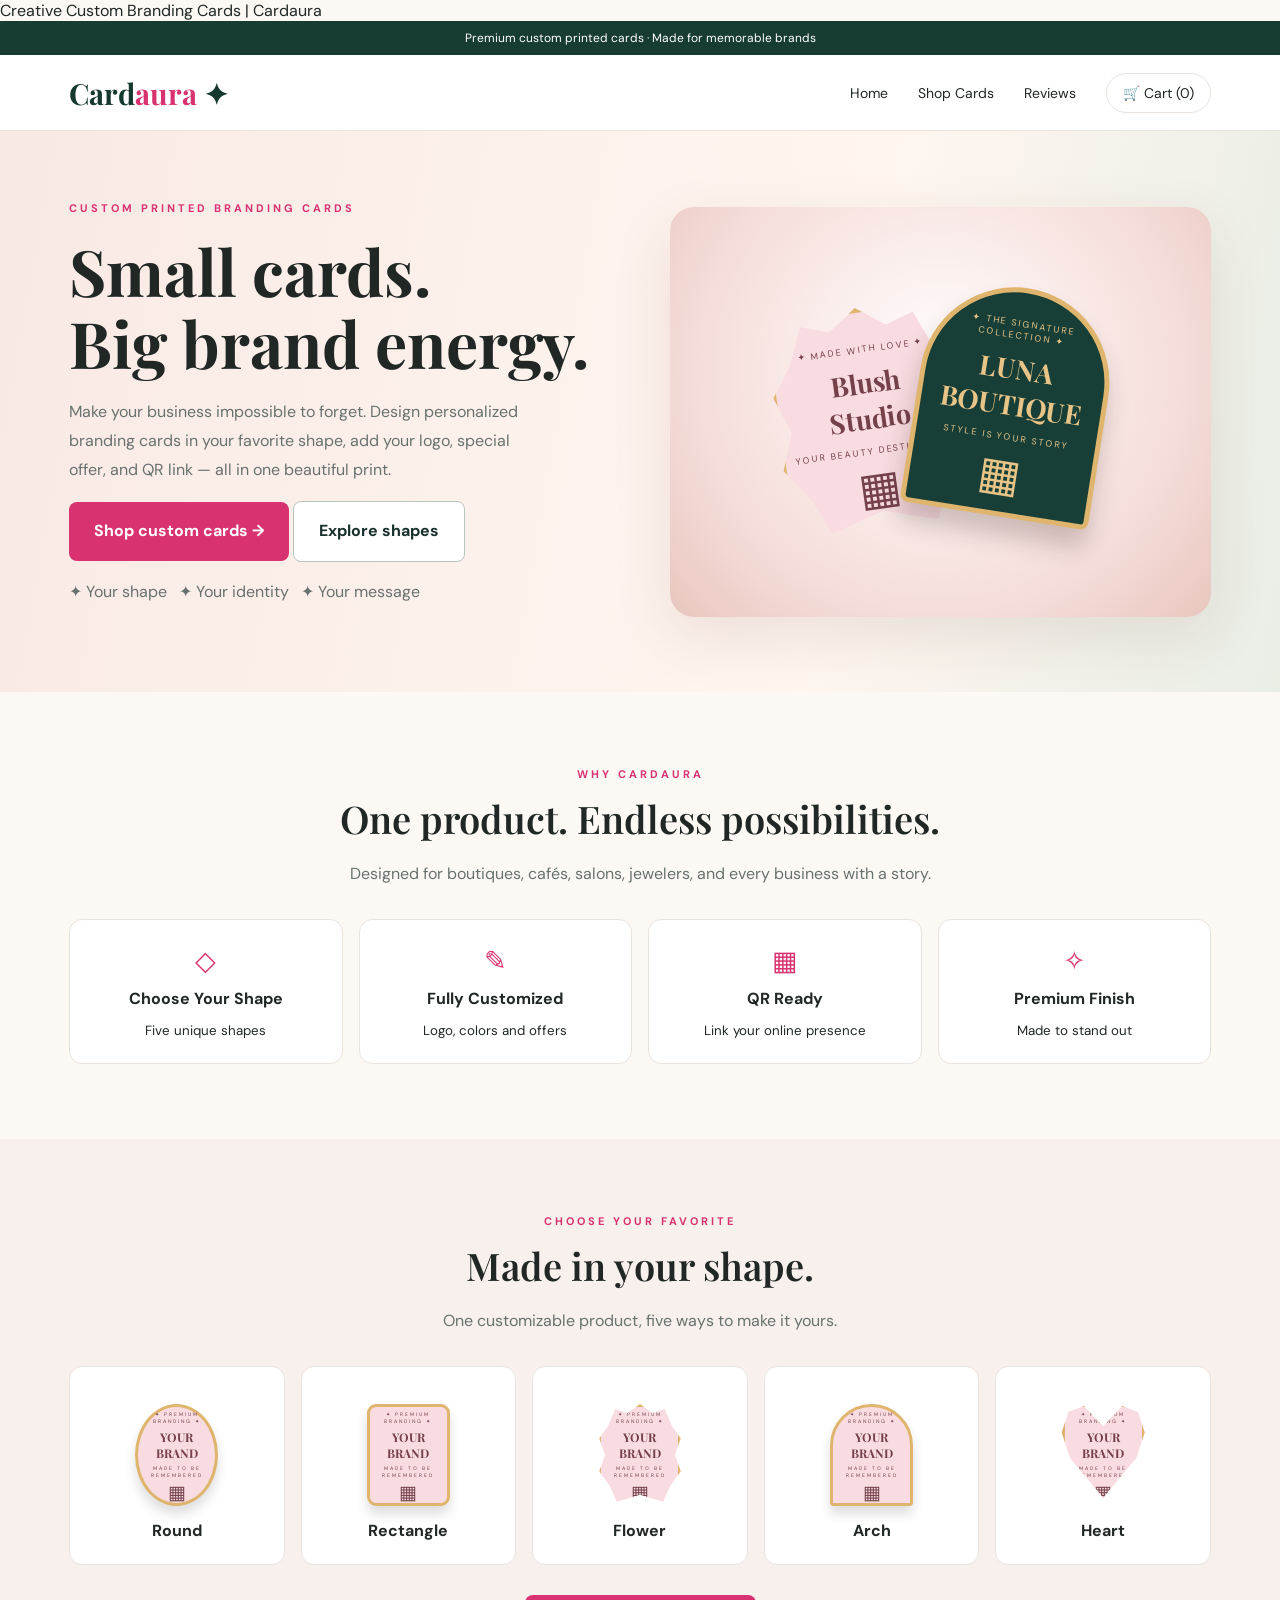
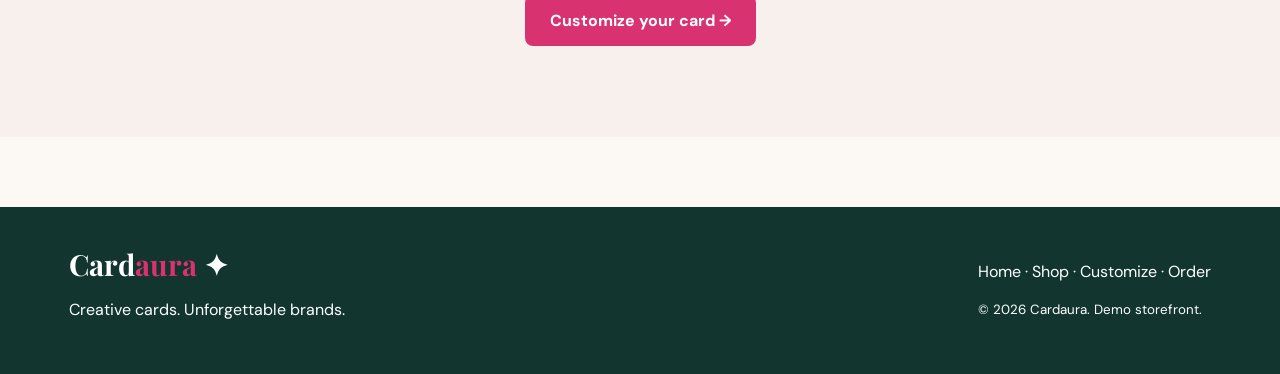
<file: index.html>
<!doctype html><html lang="en"><head><meta charset="utf-8"><meta name="viewport" content="width=device-width,initial-scale=1"><title>Cardaura | Creative Custom Branding Cards</title>Creative Custom Branding Cards | Cardaura</title><meta name="description" content="Create memorable custom branding cards for boutiques, salons, cafes and more. Choose shapes and personalize your brand."><meta name="theme-color" content="#173c32"><link rel="stylesheet" href="style.css"></head><body><div class="top">Premium custom printed cards · Made for memorable brands</div><header class="nav"><div class="wrap"><a class="brand" href="index.html">Card<span>aura</span> ✦</a><nav class="links"><a href="index.html">Home</a><a href="product.html">Shop Cards</a><a href="product.html#reviews">Reviews</a><a class="cart" href="order.html">🛒 Cart (<span class="count">0</span>)</a></nav></div></header><section class="hero"><div class="wrap hero-grid"><div><div class="eyebrow">Custom printed branding cards</div><h1>Small cards.<br>Big brand energy.</h1><p>Make your business impossible to forget. Design personalized branding cards in your favorite shape, add your logo, special offer, and QR link — all in one beautiful print.</p><p><a class="btn" href="product.html">Shop custom cards →</a> <a class="btn outline" href="#shapes">Explore shapes</a></p><p class="muted">✦ Your shape &nbsp; ✦ Your identity &nbsp; ✦ Your message</p></div><div class="hero-art"><div class="cards"><div class="sample flower"><small>✦ MADE WITH LOVE ✦</small><b>Blush<br>Studio</b><small>YOUR BEAUTY DESTINATION</small><span class="qr">▦</span></div><div class="sample arch"><small>✦ THE SIGNATURE COLLECTION ✦</small><b>LUNA<br>BOUTIQUE</b><small>STYLE IS YOUR STORY</small><span class="qr">▦</span></div></div></div></div></section><section class="section"><div class="wrap center"><div class="eyebrow">Why Cardaura</div><h2>One product. Endless possibilities.</h2><p class="muted">Designed for boutiques, cafés, salons, jewelers, and every business with a story.</p><div class="features"><div class="feature"><i>◇</i><strong>Choose Your Shape</strong><small>Five unique shapes</small></div><div class="feature"><i>✎</i><strong>Fully Customized</strong><small>Logo, colors and offers</small></div><div class="feature"><i>▦</i><strong>QR Ready</strong><small>Link your online presence</small></div><div class="feature"><i>✧</i><strong>Premium Finish</strong><small>Made to stand out</small></div></div></div></section><section class="section" style="background:#f7f0ec" id="shapes"><div class="wrap center"><div class="eyebrow">Choose your favorite</div><h2>Made in your shape.</h2><p class="muted">One customizable product, five ways to make it yours.</p><div class="shapes" id="homeShapes"></div><p style="margin-top:30px"><a class="btn" href="product.html">Customize your card →</a></p></div></section><footer class="foot"><div class="wrap"><div><div class="brand" style="color:white">Card<span>aura</span> ✦</div><p>Creative cards. Unforgettable brands.</p></div><div><p>Home · Shop · Customize · Order</p><small>© 2026 Cardaura. Demo storefront.</small></div></div></footer><script src="script.js"></script></body></html>
</file>
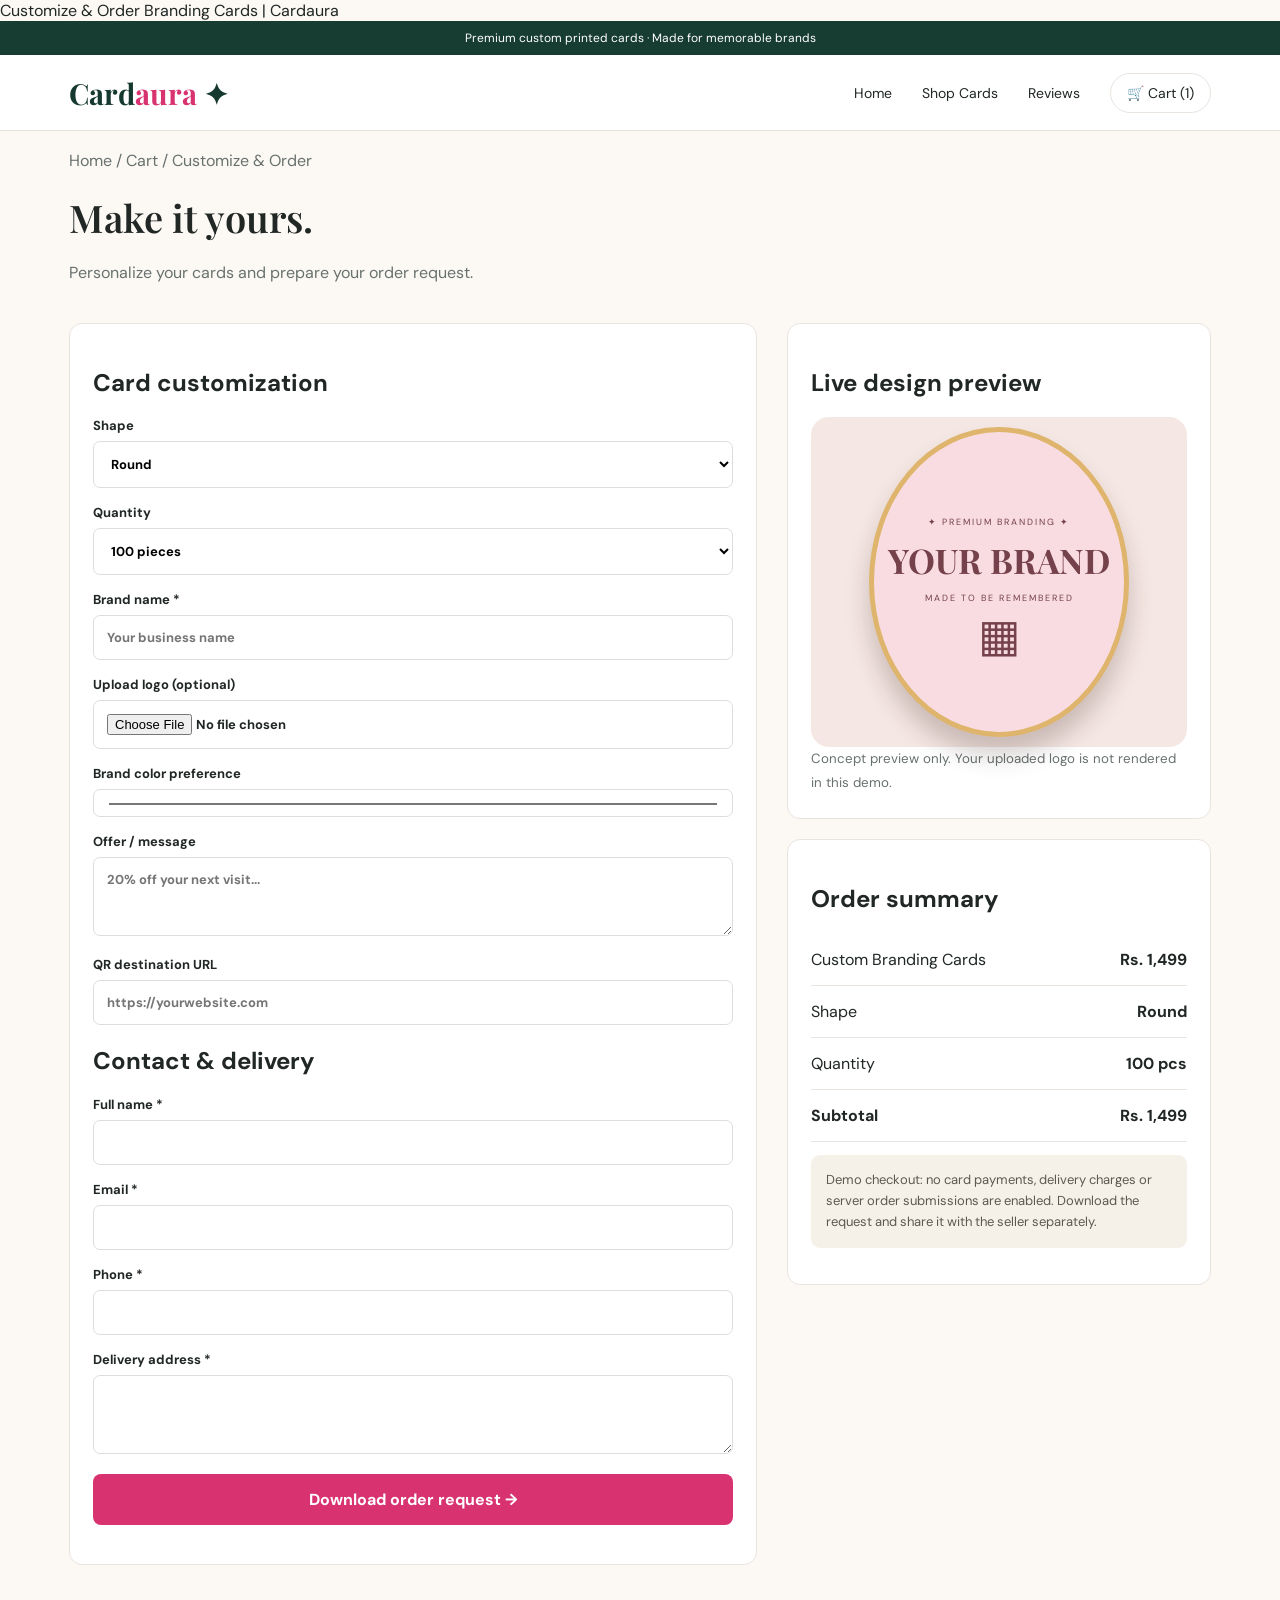
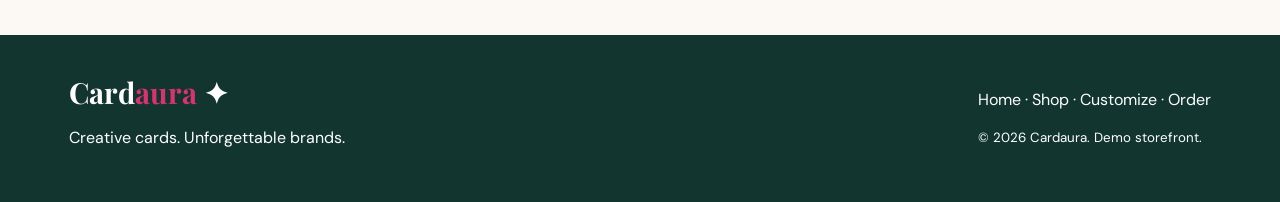
<file: order.html>
<!doctype html><html lang="en"><head><meta charset="utf-8"><meta name="viewport" content="width=device-width,initial-scale=1"><title>Order Custom Branding Cards Online | Cardaura</title>Customize & Order Branding Cards | Cardaura</title><meta name="description" content="Customize your Cardaura printed branding cards with your logo, message, QR destination and shipping details."><meta name="theme-color" content="#173c32"><link rel="stylesheet" href="style.css"></head><body><div class="top">Premium custom printed cards · Made for memorable brands</div><header class="nav"><div class="wrap"><a class="brand" href="index.html">Card<span>aura</span> ✦</a><nav class="links"><a href="index.html">Home</a><a href="product.html">Shop Cards</a><a href="product.html#reviews">Reviews</a><a class="cart" href="order.html">🛒 Cart (<span class="count">0</span>)</a></nav></div></header><main class="wrap"><p class="muted">Home / Cart / Customize & Order</p><h1 class="page-title">Make it yours.</h1><p class="muted">Personalize your cards and prepare your order request.</p><div class="checkout"><form class="panel" id="orderForm"><h2>Card customization</h2><label class="field">Shape<select name="shape" id="shape"><option>Round</option><option>Rectangle</option><option>Flower</option><option>Arch</option><option>Heart</option></select></label><label class="field">Quantity<select name="quantity" id="quantity"><option value="100">100 pieces</option><option value="200">200 pieces</option><option value="500">500 pieces</option><option value="1000">1000 pieces</option></select></label><label class="field">Brand name *<input required id="brandName" name="brandName" placeholder="Your business name"></label><label class="field">Upload logo (optional)<input type="file" name="logo" accept="image/*,.svg,.pdf"></label><label class="field">Brand color preference<input name="color" type="color" value="#d83270"></label><label class="field">Offer / message<textarea name="message" rows="3" placeholder="20% off your next visit..."></textarea></label><label class="field">QR destination URL<input type="url" name="url" placeholder="https://yourwebsite.com"></label><h2>Contact & delivery</h2><label class="field">Full name *<input name="customer" required></label><label class="field">Email *<input type="email" name="email" required></label><label class="field">Phone *<input type="tel" name="phone" required></label><label class="field">Delivery address *<textarea name="address" required rows="3"></textarea></label><button class="btn" type="submit" style="width:100%">Download order request →</button><p id="status" class="muted" role="status"></p></form><aside><div class="panel"><h2>Live design preview</h2><div class="gallery" id="preview" style="min-height:330px"></div><small class="muted">Concept preview only. Your uploaded logo is not rendered in this demo.</small></div><div class="panel" style="margin-top:20px"><h2>Order summary</h2><div id="summary"></div><p class="notice">Demo checkout: no card payments, delivery charges or server order submissions are enabled. Download the request and share it with the seller separately.</p></div></aside></div></main><footer class="foot"><div class="wrap"><div><div class="brand" style="color:white">Card<span>aura</span> ✦</div><p>Creative cards. Unforgettable brands.</p></div><div><p>Home · Shop · Customize · Order</p><small>© 2026 Cardaura. Demo storefront.</small></div></div></footer><script src="script.js"></script></body></html>
</file>
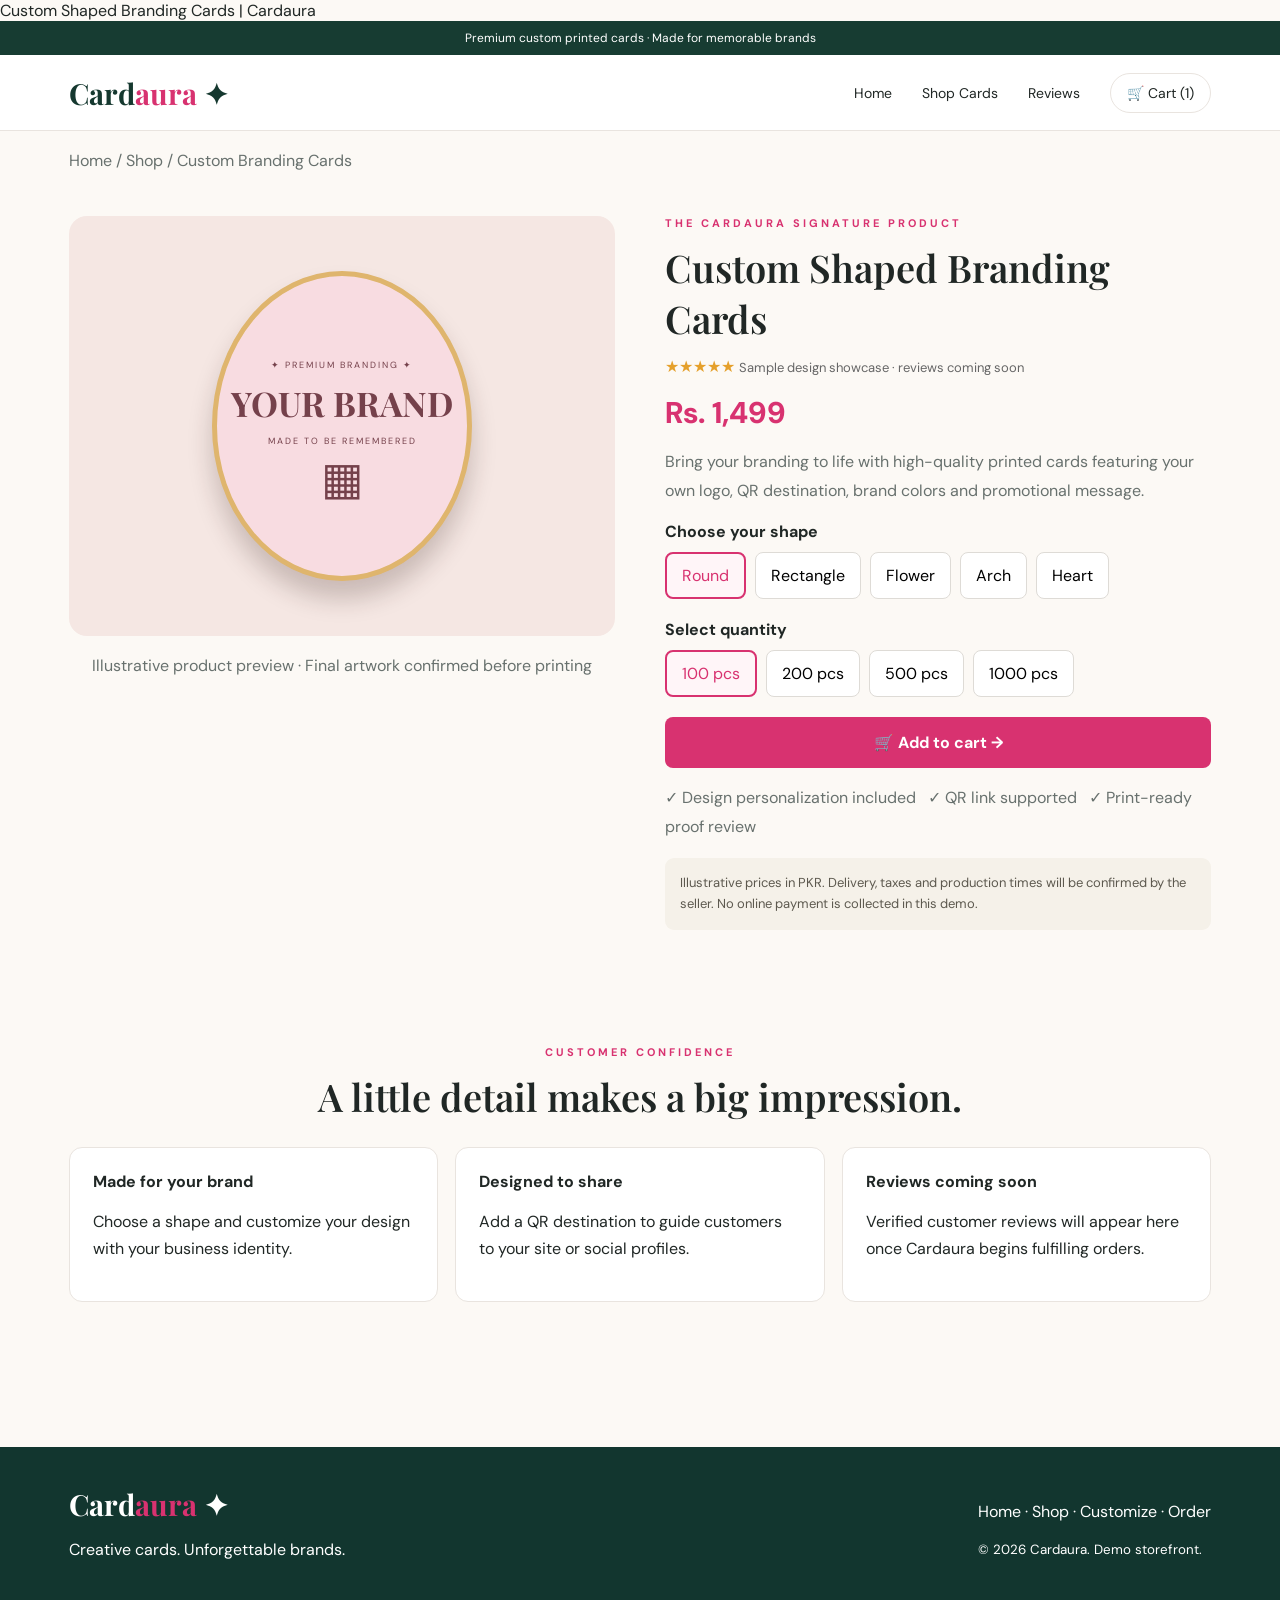
<file: product.html>
<!doctype html><html lang="en"><head><meta charset="utf-8"><meta name="viewport" content="width=device-width,initial-scale=1"><title>Custom Branding Cards | Designs & Prices | Cardaura</title>Custom Shaped Branding Cards | Cardaura</title><meta name="description" content="Shop Cardaura custom shaped branding cards. Select your card shape, quantity, and personalized print options."><meta name="theme-color" content="#173c32"><link rel="stylesheet" href="style.css"></head><body><div class="top">Premium custom printed cards · Made for memorable brands</div><header class="nav"><div class="wrap"><a class="brand" href="index.html">Card<span>aura</span> ✦</a><nav class="links"><a href="index.html">Home</a><a href="product.html">Shop Cards</a><a href="product.html#reviews">Reviews</a><a class="cart" href="order.html">🛒 Cart (<span class="count">0</span>)</a></nav></div></header><main class="wrap"><p class="muted">Home / Shop / Custom Branding Cards</p><div class="product-grid"><div><div class="gallery" id="productPreview"></div><p class="muted center">Illustrative product preview · Final artwork confirmed before printing</p></div><div><div class="eyebrow">The Cardaura signature product</div><h1 class="page-title">Custom Shaped Branding Cards</h1><div class="stars">★★★★★ <span style="color:#666;font-size:13px">Sample design showcase · reviews coming soon</span></div><div class="price" id="price">Rs. 1,499</div><p class="muted">Bring your branding to life with high-quality printed cards featuring your own logo, QR destination, brand colors and promotional message.</p><strong>Choose your shape</strong><div class="choices" id="shapeChoices"></div><strong>Select quantity</strong><div class="choices" id="qtyChoices"></div><button id="addCart" class="btn" style="width:100%">🛒 Add to cart →</button><p class="muted">✓ Design personalization included &nbsp; ✓ QR link supported &nbsp; ✓ Print-ready proof review</p><div class="notice">Illustrative prices in PKR. Delivery, taxes and production times will be confirmed by the seller. No online payment is collected in this demo.</div></div></div><section class="section" id="reviews"><div class="eyebrow center">Customer confidence</div><h2 class="center">A little detail makes a big impression.</h2><div class="reviews"><div class="review"><strong>Made for your brand</strong><p>Choose a shape and customize your design with your business identity.</p></div><div class="review"><strong>Designed to share</strong><p>Add a QR destination to guide customers to your site or social profiles.</p></div><div class="review"><strong>Reviews coming soon</strong><p>Verified customer reviews will appear here once Cardaura begins fulfilling orders.</p></div></div></section></main><footer class="foot"><div class="wrap"><div><div class="brand" style="color:white">Card<span>aura</span> ✦</div><p>Creative cards. Unforgettable brands.</p></div><div><p>Home · Shop · Customize · Order</p><small>© 2026 Cardaura. Demo storefront.</small></div></div></footer><script src="script.js"></script></body></html>
</file>
<file: style.css>
@import url('https://fonts.googleapis.com/css2?family=DM+Sans:wght@400;500;600;700&family=Playfair+Display:wght@500;600;700&display=swap');:root{--pink:#d83270;--ink:#18312d;--cream:#fcf9f5;--line:#e9e4df}*{box-sizing:border-box}body{margin:0;background:var(--cream);color:#202725;font-family:'DM Sans',sans-serif}a{text-decoration:none;color:inherit}button,input,select,textarea{font:inherit}button{cursor:pointer}.wrap{max-width:1190px;margin:auto;padding:0 24px}.top{background:#173c32;color:#fff;text-align:center;font-size:12px;padding:9px}.nav{background:#fff;border-bottom:1px solid var(--line);position:sticky;top:0;z-index:10}.nav .wrap{display:flex;align-items:center;justify-content:space-between;height:75px;gap:20px}.brand{font-family:'Playfair Display',serif;font-size:29px;font-weight:700;color:#15382f}.brand span{color:var(--pink)}.links{display:flex;align-items:center;gap:30px;font-size:14px}.cart{border:1px solid var(--line);border-radius:24px;padding:10px 16px}.btn{display:inline-flex;align-items:center;justify-content:center;gap:10px;background:var(--pink);color:#fff;border:0;border-radius:8px;padding:15px 25px;font-weight:700}.btn:hover{background:#b92058}.outline{background:#fff;color:var(--ink);border:1px solid #b8c5bd}.hero{background:linear-gradient(100deg,#f9e9e4 0%,#fff6f0 65%,#e9eee5);padding:70px 0}.hero-grid{display:grid;grid-template-columns:1fr 1fr;align-items:center;gap:60px}.eyebrow{color:var(--pink);letter-spacing:3px;font-size:11px;font-weight:700;text-transform:uppercase}.hero h1{font-family:'Playfair Display',serif;font-size:clamp(44px,5vw,69px);line-height:1.12;margin:20px 0}.hero p,.muted{color:#68716e;line-height:1.8}.hero p{max-width:480px}.hero-art{background:radial-gradient(circle at 50% 40%,#fff 0%,#f5dcd8 68%,#e8c6bf 100%);border-radius:24px;padding:42px;min-height:410px;display:grid;place-items:center;box-shadow:0 20px 60px #5b29251c}.cards{display:flex;align-items:center;justify-content:center;gap:0;transform:rotate(-8deg)}.sample{width:190px;height:230px;display:flex;flex-direction:column;align-items:center;justify-content:center;text-align:center;position:relative;box-shadow:0 18px 24px #321a1838;border:5px solid #dfb56d;background:#f8dce1;color:#75414b;flex-shrink:0}.sample:nth-child(2){margin-left:-48px;transform:rotate(17deg);background:#183f37;color:#e8c487}.sample b{font-family:'Playfair Display',serif;font-size:27px}.sample small{font-size:9px;letter-spacing:2px;margin:9px}.sample .qr{font-size:45px;line-height:1}.round{border-radius:50%}.flower{clip-path:polygon(50% 0%,65% 9%,80% 5%,88% 21%,99% 34%,92% 50%,99% 66%,86% 81%,78% 96%,50% 89%,22% 96%,14% 81%,1% 66%,8% 50%,1% 34%,12% 21%,20% 5%,35% 9%)}.arch{border-radius:95px 95px 8px 8px}.rectangle{border-radius:9px}.heart{clip-path:polygon(50% 92%,10% 53%,0% 28%,8% 8%,27% 2%,50% 22%,73% 2%,92% 8%,100% 28%,90% 53%)}.section{padding:75px 0}.center{text-align:center}.section h2,.page-title{font:600 38px 'Playfair Display',serif;margin:12px 0}.features{display:grid;grid-template-columns:repeat(4,1fr);gap:16px;margin-top:30px}.feature,.tile,.review,.panel{background:#fff;border:1px solid var(--line);border-radius:13px;padding:23px}.feature strong{display:block;margin:10px 0}.feature i{font-style:normal;font-size:27px;color:var(--pink)}.shapes{display:grid;grid-template-columns:repeat(5,1fr);gap:16px;margin-top:30px}.tile{text-align:center;cursor:pointer;transition:.2s}.tile:hover,.tile.active{border-color:var(--pink);box-shadow:0 5px 20px #d8327018}.mini{height:130px;display:grid;place-items:center}.mini .sample{width:83px;height:102px;border-width:3px;box-shadow:0 8px 12px #0002}.mini .sample b{font-size:12px}.mini .sample small{font-size:5px;margin:4px}.mini .sample .qr{font-size:19px}.product-grid{display:grid;grid-template-columns:1fr 1fr;gap:50px;margin:40px 0}.gallery{background:#f5e7e3;border-radius:18px;min-height:420px;display:grid;place-items:center}.gallery .sample{width:260px;height:310px}.gallery .sample b{font-size:34px}.stars{color:#e5a02b}.price{font-size:30px;font-weight:800;color:var(--pink);margin:16px 0}.strike{text-decoration:line-through;color:#8b928d;font-size:16px;font-weight:400}.choices{display:flex;flex-wrap:wrap;gap:9px;margin:10px 0 20px}.choice{background:#fff;border:1px solid #dedbd6;padding:11px 15px;border-radius:8px}.choice.selected{border:2px solid var(--pink);color:var(--pink);background:#fff5f8}.qty{padding:12px;border:1px solid var(--line);border-radius:7px;width:95px}.reviews{display:grid;grid-template-columns:repeat(3,1fr);gap:17px;margin-top:25px}.review p{line-height:1.7}.foot{background:#12362f;color:#fff;padding:38px 0;margin-top:70px}.foot .wrap{display:flex;justify-content:space-between;gap:25px}.checkout{display:grid;grid-template-columns:1.3fr .8fr;gap:30px;margin:35px 0}.field{display:block;margin:16px 0;font-size:13px;font-weight:700}.field input,.field select,.field textarea{width:100%;padding:13px;border:1px solid #dcdedb;border-radius:7px;background:#fff;margin-top:7px}.summary-line{display:flex;justify-content:space-between;border-bottom:1px solid var(--line);padding:15px 0}.notice{padding:15px;border-radius:9px;background:#f5f1e9;color:#5d594f;font-size:13px;line-height:1.6}.mobile-menu{display:none}@media(max-width:750px){.links{gap:12px}.links a:not(.cart){display:none}.hero-grid,.product-grid,.checkout{grid-template-columns:1fr}.hero{padding:35px 0}.hero-art{min-height:300px}.hero h1{font-size:45px}.features,.shapes{grid-template-columns:repeat(2,1fr)}.reviews{grid-template-columns:1fr}.foot .wrap{display:block}.sample{width:140px;height:175px}.sample b{font-size:20px}.gallery{min-height:350px}.section{padding:45px 0}}
</file>
